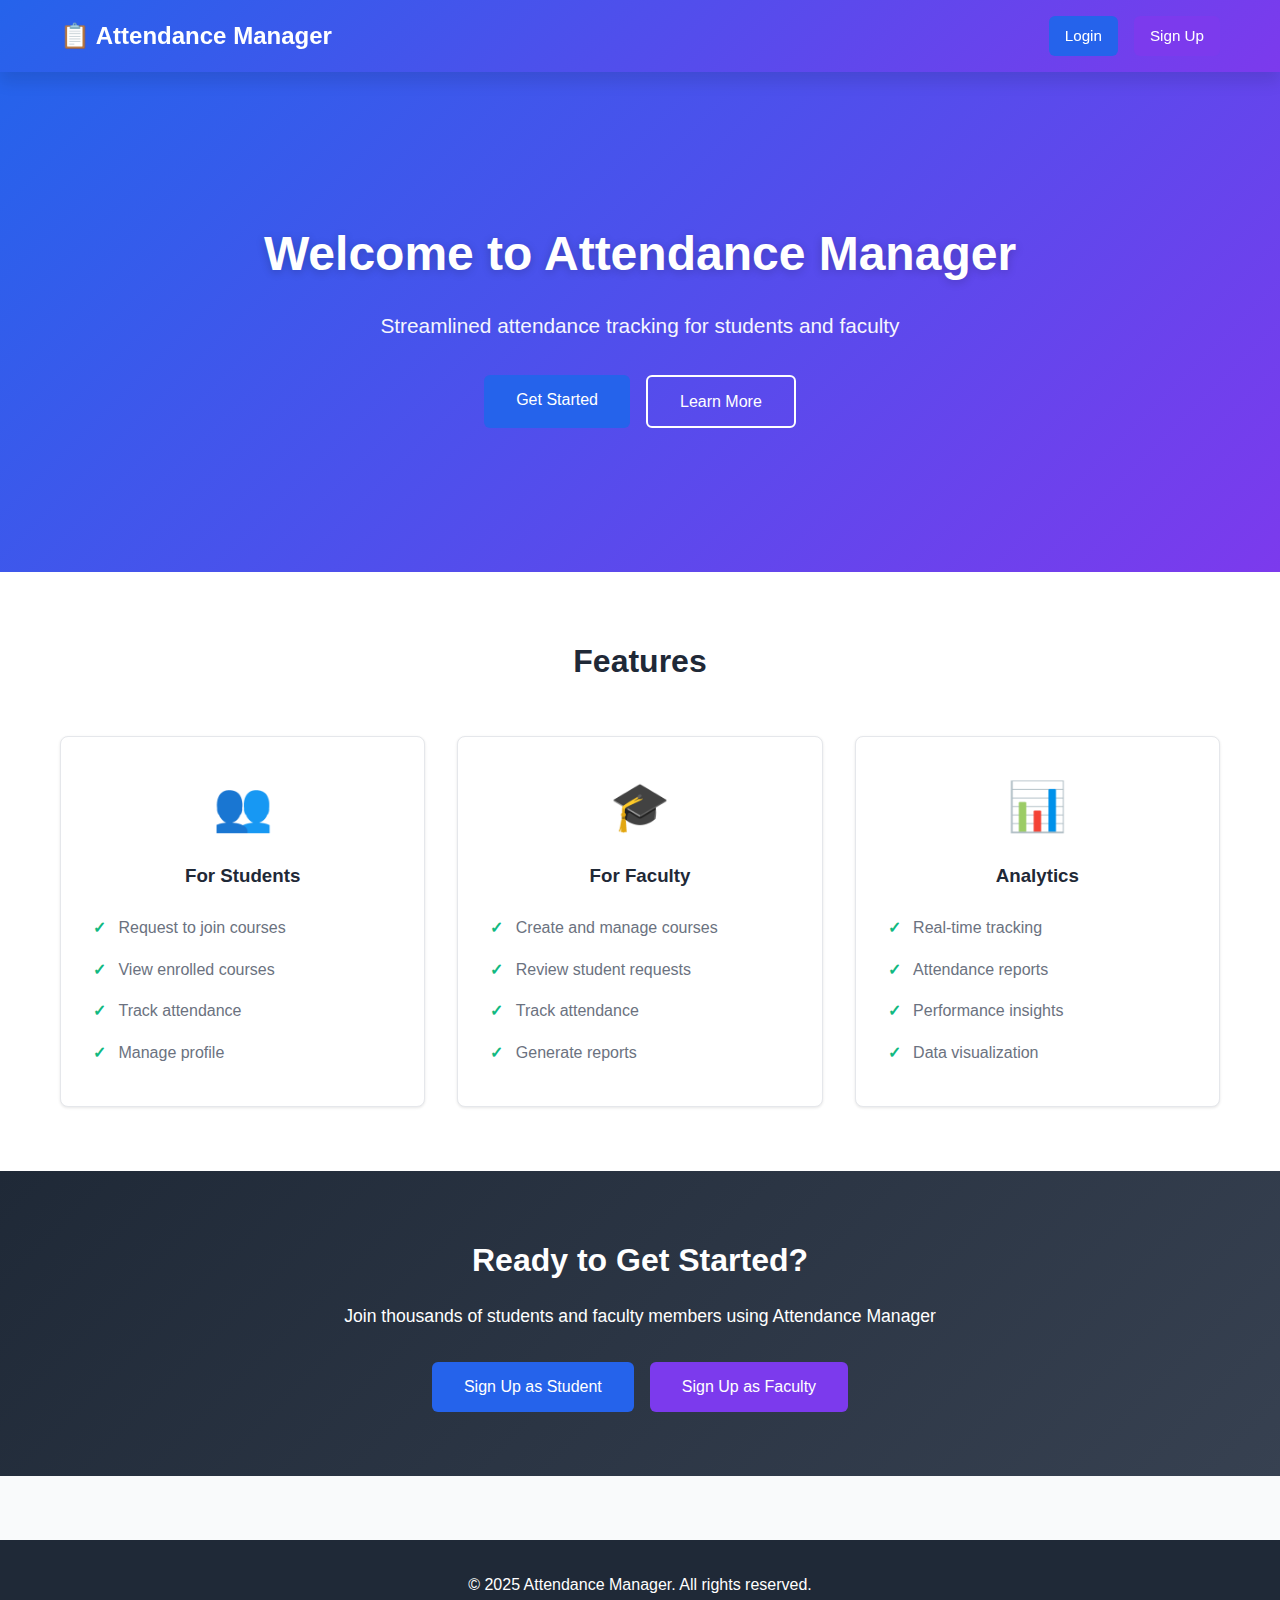
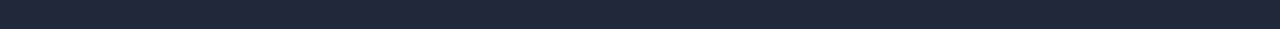
<file: public_html/index.html>
<!DOCTYPE html>
<html lang="en">
<head>
    <meta charset="UTF-8">
    <meta name="viewport" content="width=device-width, initial-scale=1.0">
    <title>Attendance Manager - Home</title>
    <link rel="stylesheet" href="css/style.css">
</head>
<body>
    <nav class="navbar">
        <div class="container">
            <div class="navbar-brand">
                <h1>📋 Attendance Manager</h1>
            </div>
            <div class="navbar-menu">
                <a href="login.html" class="btn btn-primary">Login</a>
                <a href="signup.html" class="btn btn-secondary">Sign Up</a>
            </div>
        </div>
    </nav>

    <section class="hero">
        <div class="container hero-content">
            <h2>Welcome to Attendance Manager</h2>
            <p>Streamlined attendance tracking for students and faculty</p>
            <div class="hero-buttons">
                <a href="signup.html" class="btn btn-large btn-primary">Get Started</a>
                <a href="#features" class="btn btn-large btn-outline">Learn More</a>
            </div>
        </div>
    </section>

    <section id="features" class="features">
        <div class="container">
            <h2>Features</h2>
            <div class="feature-grid">
                <div class="feature-card">
                    <div class="feature-icon">👥</div>
                    <h3>For Students</h3>
                    <ul>
                        <li>Request to join courses</li>
                        <li>View enrolled courses</li>
                        <li>Track attendance</li>
                        <li>Manage profile</li>
                    </ul>
                </div>
                <div class="feature-card">
                    <div class="feature-icon">🎓</div>
                    <h3>For Faculty</h3>
                    <ul>
                        <li>Create and manage courses</li>
                        <li>Review student requests</li>
                        <li>Track attendance</li>
                        <li>Generate reports</li>
                    </ul>
                </div>
                <div class="feature-card">
                    <div class="feature-icon">📊</div>
                    <h3>Analytics</h3>
                    <ul>
                        <li>Real-time tracking</li>
                        <li>Attendance reports</li>
                        <li>Performance insights</li>
                        <li>Data visualization</li>
                    </ul>
                </div>
            </div>
        </div>
    </section>

    <section class="cta">
        <div class="container">
            <h2>Ready to Get Started?</h2>
            <p>Join thousands of students and faculty members using Attendance Manager</p>
            <div class="cta-buttons">
                <a href="signup.html?role=student" class="btn btn-large btn-primary">Sign Up as Student</a>
                <a href="signup.html?role=faculty" class="btn btn-large btn-secondary">Sign Up as Faculty</a>
            </div>
        </div>
    </section>

    <footer>
        <div class="container">
            <p>&copy; 2025 Attendance Manager. All rights reserved.</p>
        </div>
    </footer>

    <script src="js/app.js"></script>
</body>
</html>
</file>
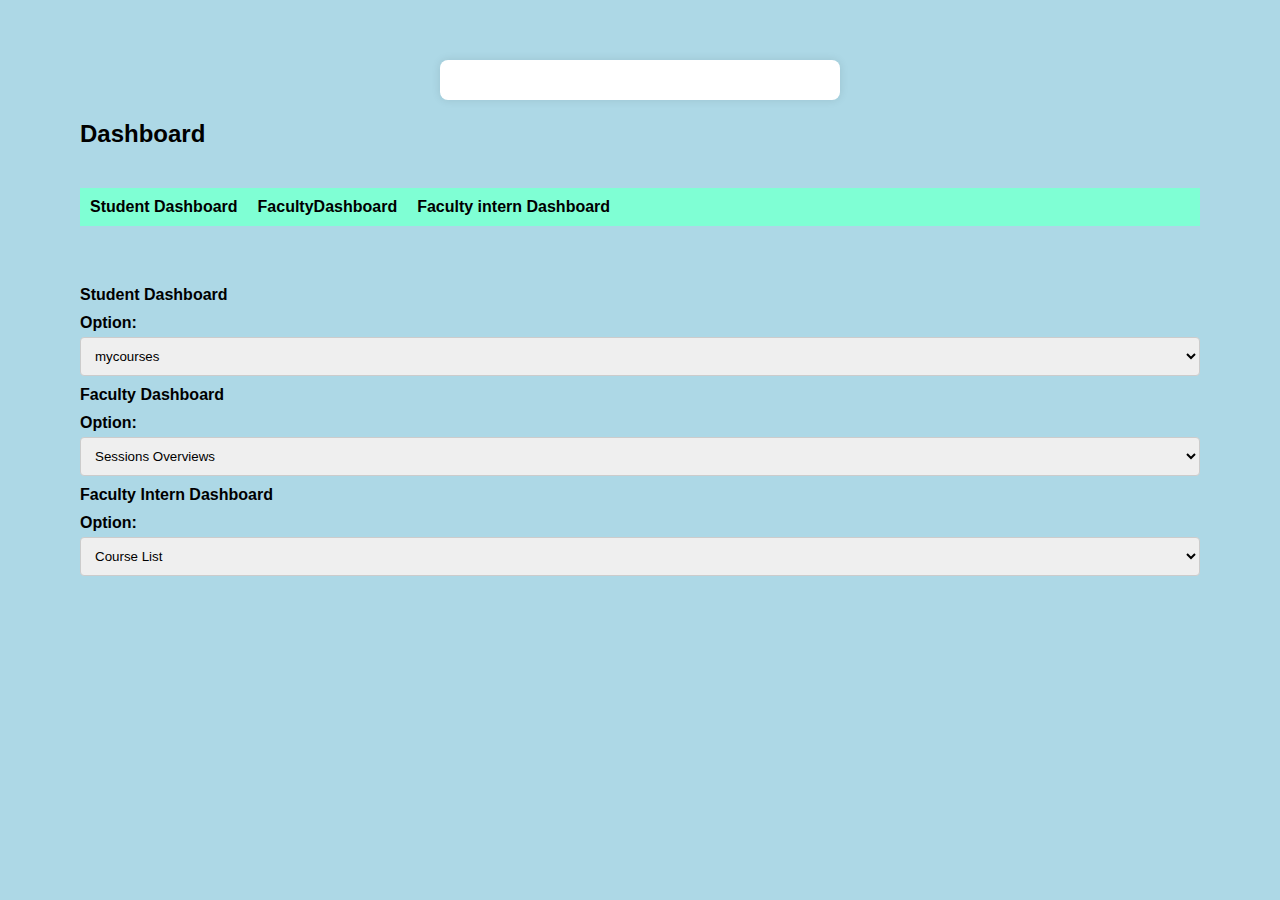
<file: Dashboard.html>
<!DOCTYPE html>
<html lang="en">
<head>
    <meta charset="UTF-8">
    <meta name="viewport" content="width=device-width, initial-scale=1.0">
    <title>Dashboard page</title>
    <link rel="stylesheet" href="Style.css">

</head>
<body>
    <div class='form-container'></div>
    <header>
        <h2>Dashboard</h2>
    </header>
    <nav>
        <ul>
    </session>
            <li><a href= '#student'> Student Dashboard</a></li>
             <li><a href= '#faculty'> FacultyDashboard</a></li>
              <li><a href= '#faculty intern'> Faculty intern Dashboard</a></li>
        </ul>
    </nav>
    <main>
        <section id= 'student'>

        </section>
        <label for= 'student dashboard'>Student Dashboard</label>
        <form action = '#' method = 'post'>
           <label for = 'option'>Option:</label>
           <select id = 'option' name ='option' required>
                <option value = 'my courses'>mycourses</option>
                <option value = 'sessions scheduled'>Sessions Scheduled</option>
                <option value = 'grades'>Grades</option>
           </select>
        <session id= 'faculty'>
        </session>
        <label for= 'faculty dashboard'>Faculty Dashboard</label>
        <form action = '#' method = 'post'>
           <label for = 'option'>Option:</label>
           <select id = 'option' name ='option' required>
                <option value = 'sessions overviews'>Sessions Overviews</option>
                <option value = 'course management'>Course Management</option>
                <option value = 'attendance reports'>Attendance Reports</option>
           </select>
        <session id= 'faculty intern'>
        </session>
        <label for= 'faculty intern dashboard'>Faculty Intern Dashboard</label>
        <form action = '#' method = 'post'>
           <label for = 'option'>Option:</label>
           <select id = 'option' name ='option' required>
                <option value = 'course list'>Course List</option>
                <option value = 'sessions'>Sessions</option>
                <option value = 'reports'>Reports</option>
           </select>
    </main>
</body>
</html>
</file>
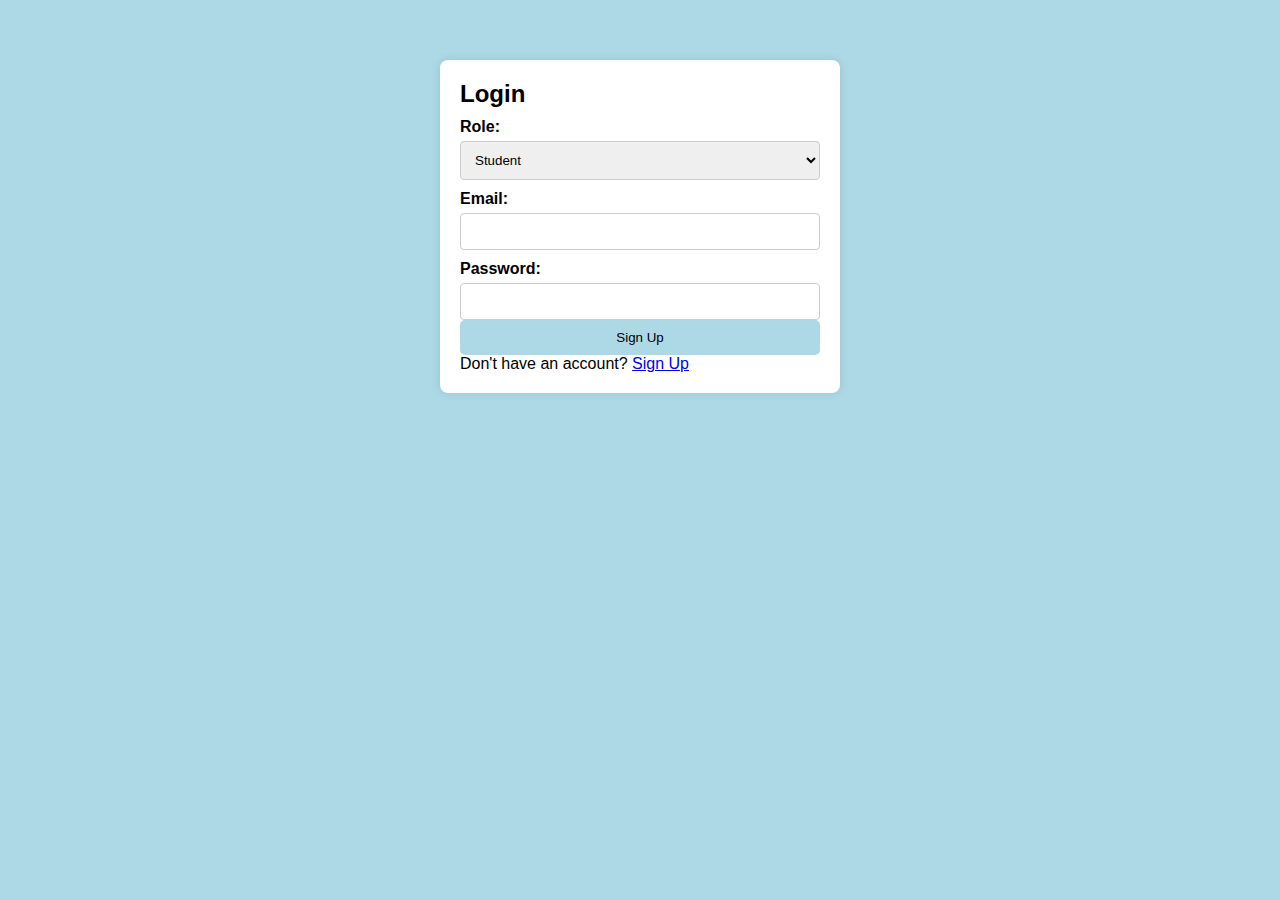
<file: Login.html>
<html lang "en">
<head>
    <meta charset="UTF-8">
    <meta name="viewport" content="width=device-width, initial-scale=1.0">
    <title>Login Page</title>
    <link rel="stylesheet" href="Style.css">
</head>
<body>
    <div class = "form-container">
        <h2>Login</h2>
        <form action = '#' method = 'post'>
           <label for = 'role'>Role:</label>
           <select id = 'role' name ='role' required>
                <option value = 'student'>Student</option>
                <option value = 'faculty'>Faculty</option>
                <option value = 'faculty intern'>Faculty Intern</option>option> </option>
           </select>
           <label for= 'email'>Email:</label>
           <input type= 'email' id = 'email' name = 'email' required> 
           <label for= 'password'>Password:</label>
           <input type= 'password' id = 'password' name = 'password' required> 
           <button type = 'submit' class = 'btn'>Sign Up </button>

        </form>
        <p>Don't have an account? <a href="Sign Up.html">Sign Up</a></p>

</body>

</html>
</file>
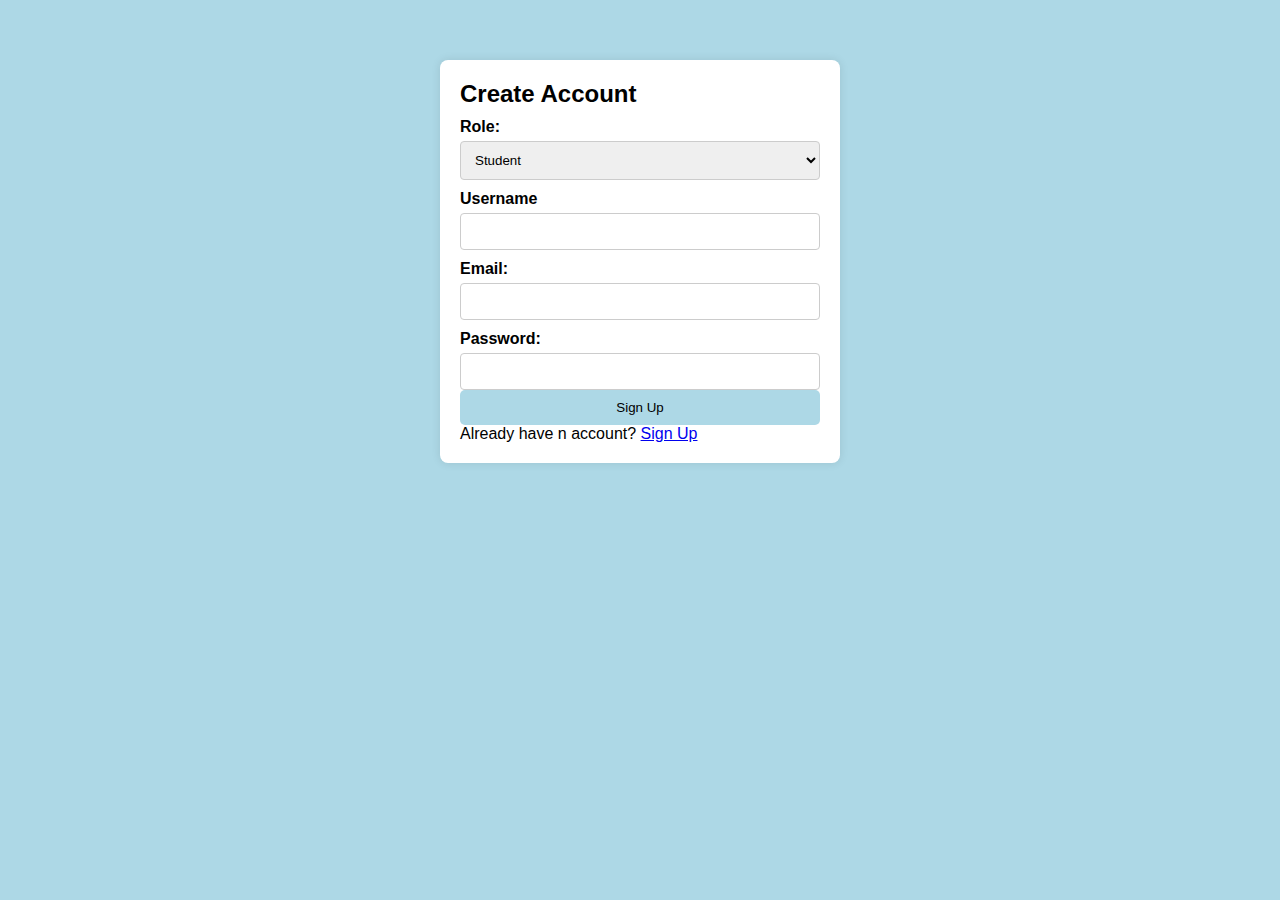
<file: Sign_UP.html>
<html lang "en">
<head>
    <meta charset="UTF-8">
    <meta name="viewport" content="width=device-width, initial-scale=1.0">
    <title>Sign Up Page</title>
    <link rel="stylesheet" href="Style.css">
</head>
<body>
    <div class = "form-container">
        <h2>Create Account</h2>
        <form action = '#' method = 'post'>
           <label for = 'role'>Role:</label>
           <select id = 'role' name ='role' required>
                <option value = 'student'>Student</option>
                <option value = 'faculty'>Faculty</option>
                <option value = 'faculty intern'>Faculty Intern</option>
           </select>
           <label for='username'>Username</label>
           <input type= 'text' id= 'username' name= 'username' required>
           <label for= 'email'>Email:</label>
           <input type= 'email' id = 'email' name = 'email' required> 
           <label for= 'password'>Password:</label>
           <input type= 'password' id = 'password' name = 'password' required> 
           <button type = 'submit' class = 'btn'>Sign Up </button>

        </form>
        <p>Already have n account? <a href="Login.html">Sign Up</a></p>

</body>
</html>
</file>
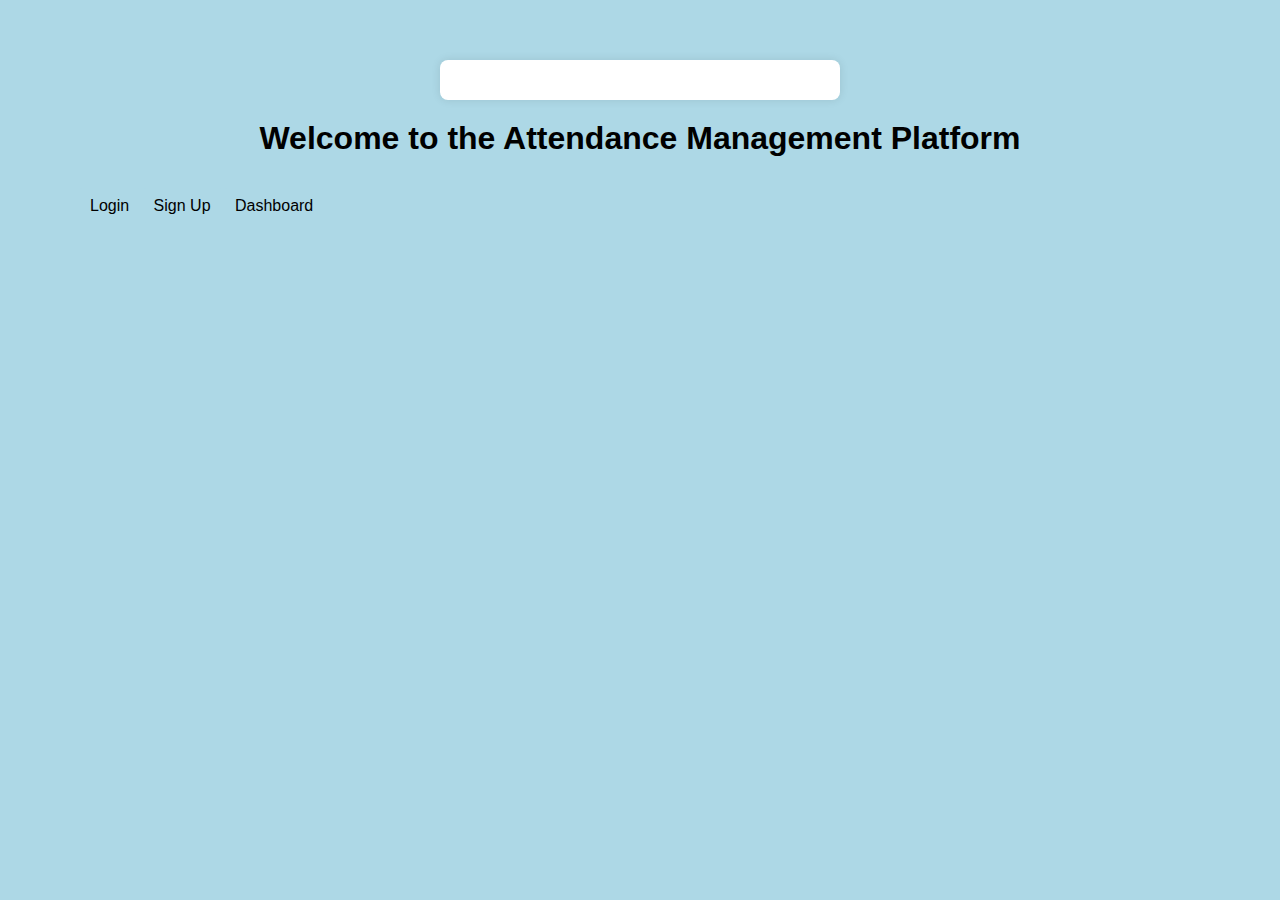
<file: Welcome_page.html>
<!DOCTYPE html>
<html lang="en">
<head>
    <meta charset="UTF-8">
    <meta name="viewport" content="width=device-width, initial-scale=1.0">
    <title>Welcome page</title>
    <link rel="stylesheet" href="Style.css">
</head>
<body>
    <div class='form-container'></div>
    <header>
        <h1> Welcome to the Attendance Management Platform</h1>
    </header>
</body>
    <main class='center_box'>
        <a href= 'Login.html' class= 'btn'>Login</a>
        <a href= 'Sign_Up.html' class= 'btn'>Sign Up</a>
        <a href= 'Dashboard.html' class= 'btn'>Dashboard</a>
    </main>

</html>
</file>
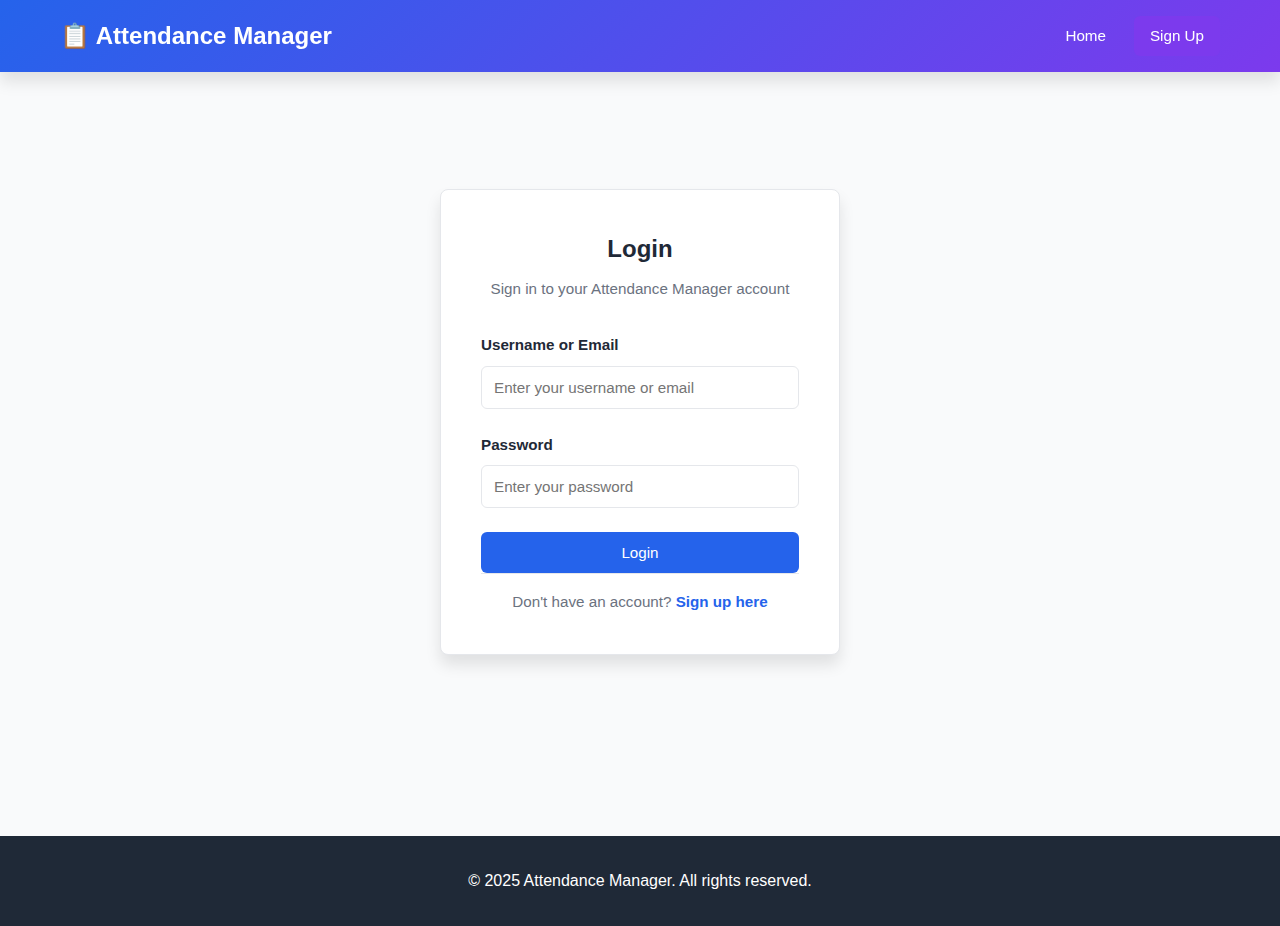
<file: public_html/dashboard.html>
<!DOCTYPE html>
<html lang="en">
<head>
    <meta charset="UTF-8">
    <meta name="viewport" content="width=device-width, initial-scale=1.0">
    <title>Dashboard - Attendance Manager</title>
    <link rel="stylesheet" href="css/style.css">
</head>
<body>
    <nav class="navbar">
        <div class="container navbar-flex">
            <div class="navbar-brand">
                <h1>📋 Attendance Manager</h1>
            </div>
            <div class="navbar-menu">
                <span id="userInfo" class="user-info">
                    Welcome, <strong id="userName"></strong> (<span id="userRole"></span>)
                </span>
                <button id="logoutBtn" class="btn btn-danger">Logout</button>
            </div>
        </div>
    </nav>

    <div class="dashboard-wrapper">
        <aside class="sidebar">
            <div class="sidebar-menu">
                <a href="#" class="menu-item active" data-view="dashboard">
                    <span class="menu-icon">📊</span>
                    <span class="menu-text">Dashboard</span>
                </a>
                <a href="#" class="menu-item" data-view="courses">
                    <span class="menu-icon">📚</span>
                    <span class="menu-text">Courses</span>
                </a>
                <a href="#" class="menu-item" id="requestsMenu" style="display: none;">
                    <span class="menu-icon">📝</span>
                    <span class="menu-text">Requests</span>
                </a>
                <a href="#" class="menu-item" id="createCourseMenu" style="display: none;">
                    <span class="menu-icon">➕</span>
                    <span class="menu-text">Create Course</span>
                </a>
                <a href="#" class="menu-item" data-view="profile">
                    <span class="menu-icon">👤</span>
                    <span class="menu-text">Profile</span>
                </a>
            </div>
        </aside>

        <main class="dashboard-content">
            <!-- Dashboard View -->
            <section id="view-dashboard" class="view active">
                <h2>Dashboard</h2>
                <div class="dashboard-grid">
                    <div class="stats-card">
                        <div class="stats-icon">📚</div>
                        <div class="stats-info">
                            <p class="stats-label">Courses</p>
                            <p class="stats-value" id="coursesCount">0</p>
                        </div>
                    </div>
                    <div class="stats-card">
                        <div class="stats-icon">✅</div>
                        <div class="stats-info">
                            <p class="stats-label">Attendance</p>
                            <p class="stats-value" id="attendanceRate">--</p>
                        </div>
                    </div>
                    <div class="stats-card">
                        <div class="stats-icon">📝</div>
                        <div class="stats-info">
                            <p class="stats-label">Pending Requests</p>
                            <p class="stats-value" id="pendingRequests">0</p>
                        </div>
                    </div>
                </div>

                <div id="dashboardStudentInfo" style="display: none;" class="info-section">
                    <h3>Your Courses</h3>
                    <div id="dashboardCourses" class="courses-list">
                        <p class="empty-state">No courses yet. <a href="#" class="menu-item" data-view="courses">Browse courses</a></p>
                    </div>
                </div>

                <div id="dashboardFacultyInfo" style="display: none;" class="info-section">
                    <h3>Your Courses</h3>
                    <div id="dashboardFacultyCourses" class="courses-list">
                        <p class="empty-state">You haven't created any courses yet. <a href="#" class="menu-item" data-view="createCourse">Create a course</a></p>
                    </div>
                </div>
            </section>

            <!-- Courses View -->
            <section id="view-courses" class="view">
                <h2>Courses</h2>

                <!-- Faculty: Create Course Form -->
                <div id="facultyCreateForm" style="display: none;" class="card form-section">
                    <h3>Create New Course</h3>
                    <form id="createCourseForm" class="form">
                        <div class="form-row">
                            <div class="form-group">
                                <label for="courseCode">Course Code</label>
                                <input 
                                    type="text" 
                                    id="courseCode" 
                                    placeholder="e.g., CS101"
                                    required
                                >
                                <span class="error-message" id="courseCodeError"></span>
                            </div>
                            <div class="form-group">
                                <label for="courseTitle">Course Title</label>
                                <input 
                                    type="text" 
                                    id="courseTitle" 
                                    placeholder="e.g., Introduction to Computer Science"
                                    required
                                >
                                <span class="error-message" id="courseTitleError"></span>
                            </div>
                        </div>
                        <button type="submit" class="btn btn-primary">Create Course</button>
                        <div id="createCourseMessage" class="message"></div>
                    </form>
                </div>

                <!-- Courses List -->
                <div class="card">
                    <h3 id="coursesListTitle">Available Courses</h3>
                    <div id="coursesList" class="courses-list">
                        <p class="empty-state">Loading courses...</p>
                    </div>
                </div>
            </section>

            <!-- Requests View (Faculty Only) -->
            <section id="view-requests" class="view">
                <h2>Course Requests</h2>
                <div id="requestsList" class="requests-list">
                    <p class="empty-state">Loading requests...</p>
                </div>
            </section>

            <!-- Create Course View (Faculty Only) -->
            <section id="view-createCourse" class="view">
                <h2>Create New Course</h2>
                <div class="card">
                    <form id="createCourseForm2" class="form">
                        <div class="form-group">
                            <label for="courseCode2">Course Code</label>
                            <input 
                                type="text" 
                                id="courseCode2" 
                                placeholder="e.g., CS101"
                                required
                            >
                            <span class="error-message" id="courseCodeError2"></span>
                        </div>

                        <div class="form-group">
                            <label for="courseTitle2">Course Title</label>
                            <input 
                                type="text" 
                                id="courseTitle2" 
                                placeholder="e.g., Introduction to Computer Science"
                                required
                            >
                            <span class="error-message" id="courseTitleError2"></span>
                        </div>

                        <div id="createCourseMessage2" class="message"></div>
                        <button type="submit" class="btn btn-primary">Create Course</button>
                    </form>
                </div>
            </section>

            <!-- Profile View -->
            <section id="view-profile" class="view">
                <h2>Profile</h2>
                <div class="card">
                    <div class="profile-info">
                        <div class="profile-field">
                            <label>Username:</label>
                            <p id="profileUsername">-</p>
                        </div>
                        <div class="profile-field">
                            <label>Role:</label>
                            <p id="profileRole">-</p>
                        </div>
                        <div class="profile-field">
                            <label>User ID:</label>
                            <p id="profileUserId">-</p>
                        </div>
                    </div>
                    <button id="logoutBtnProfile" class="btn btn-danger">Logout</button>
                </div>
            </section>
        </main>
    </div>

    <!-- Modal for course details -->
    <div id="courseModal" class="modal">
        <div class="modal-content">
            <span class="modal-close">&times;</span>
            <h2 id="modalCourseTitle">Course Details</h2>
            <div id="modalCourseDetails">
                <p><strong>Code:</strong> <span id="modalCourseCode">-</span></p>
                <p><strong>Title:</strong> <span id="modalCourseTitle2">-</span></p>
                <p><strong>Faculty:</strong> <span id="modalCourseFaculty">-</span></p>
                <p><strong>Status:</strong> <span id="modalCourseStatus">-</span></p>
            </div>
            <div id="modalCourseActions" class="modal-actions">
                <button id="requestJoinBtn" class="btn btn-primary" style="display: none;">Request to Join</button>
                <button id="viewRequestsBtn" class="btn btn-secondary" style="display: none;">View Requests</button>
            </div>
        </div>
    </div>

    <!-- Modal for request management (Faculty) -->
    <div id="requestsModal" class="modal">
        <div class="modal-content">
            <span class="modal-close">&times;</span>
            <h2>Student Requests</h2>
            <div id="modalRequestsList" class="requests-list">
                <p class="empty-state">No requests.</p>
            </div>
        </div>
    </div>

    <footer>
        <div class="container">
            <p>&copy; 2025 Attendance Manager. All rights reserved.</p>
        </div>
    </footer>

    <script src="js/app.js"></script>
    <script src="js/course.js"></script>
</body>
</html>
</file>
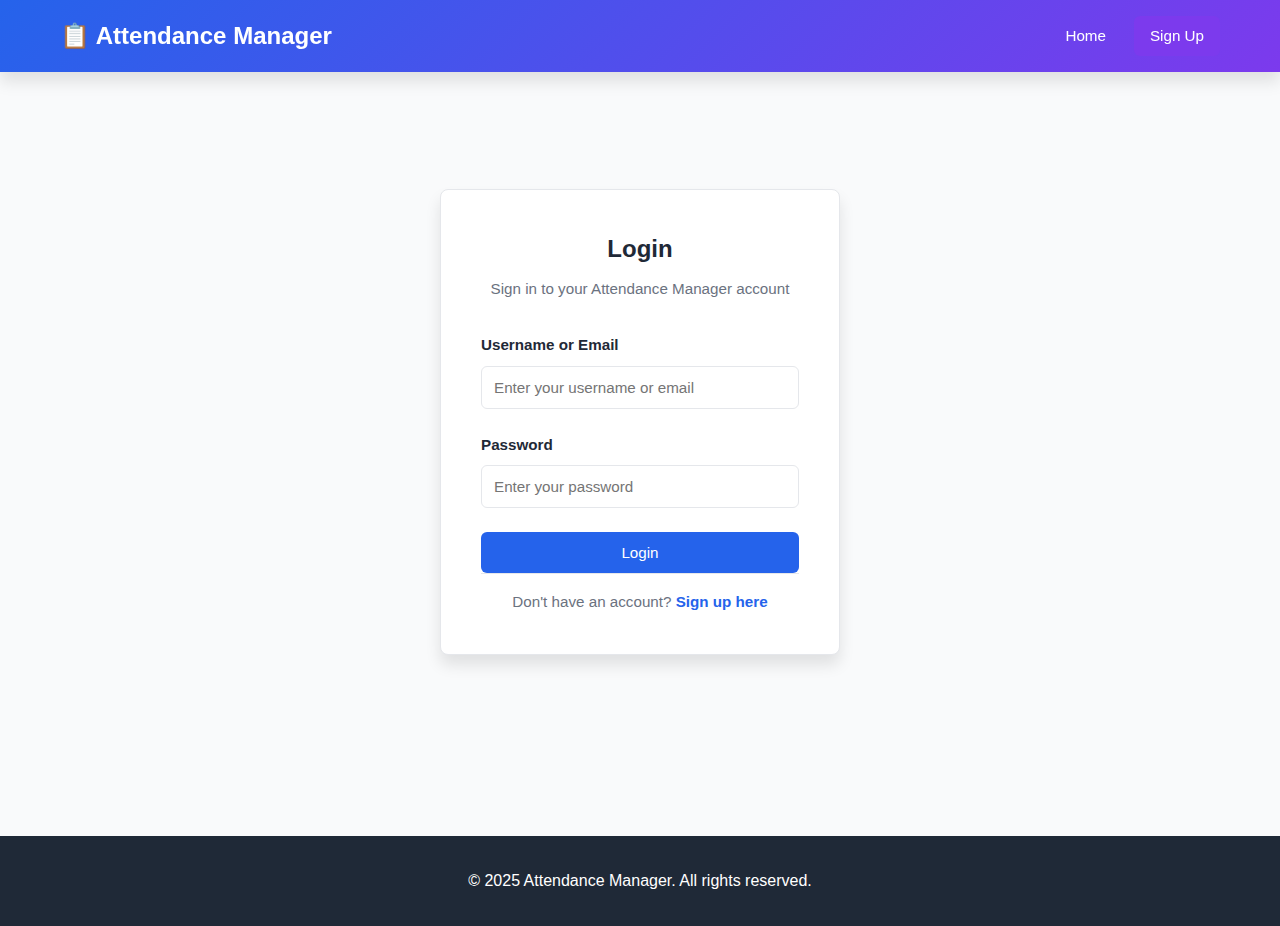
<file: public_html/login.html>
<!DOCTYPE html>
<html lang="en">
<head>
    <meta charset="UTF-8">
    <meta name="viewport" content="width=device-width, initial-scale=1.0">
    <title>Login - Attendance Manager</title>
    <link rel="stylesheet" href="css/style.css">
</head>
<body>
    <nav class="navbar">
        <div class="container">
            <div class="navbar-brand">
                <h1>📋 Attendance Manager</h1>
            </div>
            <div class="navbar-menu">
                <a href="index.html" class="btn btn-text">Home</a>
                <a href="signup.html" class="btn btn-secondary">Sign Up</a>
            </div>
        </div>
    </nav>

    <section class="auth-section">
        <div class="auth-container">
            <h2>Login</h2>
            <p class="subtitle">Sign in to your Attendance Manager account</p>

            <form id="loginForm" class="auth-form">
                <div class="form-group">
                    <label for="username">Username or Email</label>
                    <input 
                        type="text" 
                        id="username" 
                        name="username" 
                        placeholder="Enter your username or email"
                        required
                    >
                    <span class="error-message" id="usernameError"></span>
                </div>

                <div class="form-group">
                    <label for="password">Password</label>
                    <input 
                        type="password" 
                        id="password" 
                        name="password" 
                        placeholder="Enter your password"
                        required
                    >
                    <span class="error-message" id="passwordError"></span>
                </div>

                <div id="loginError" class="error-message form-error"></div>
                <div id="loginSuccess" class="success-message form-success"></div>

                <button type="submit" class="btn btn-primary btn-block btn-loading">
                    <span class="btn-text">Login</span>
                    <span class="btn-spinner" style="display: none;"></span>
                </button>
            </form>

            <div class="auth-footer">
                <p>Don't have an account? <a href="signup.html">Sign up here</a></p>
            </div>
        </div>
    </section>

    <footer>
        <div class="container">
            <p>&copy; 2025 Attendance Manager. All rights reserved.</p>
        </div>
    </footer>

    <script src="js/app.js"></script>
    <script src="js/login.js"></script>
</body>
</html>
</file>
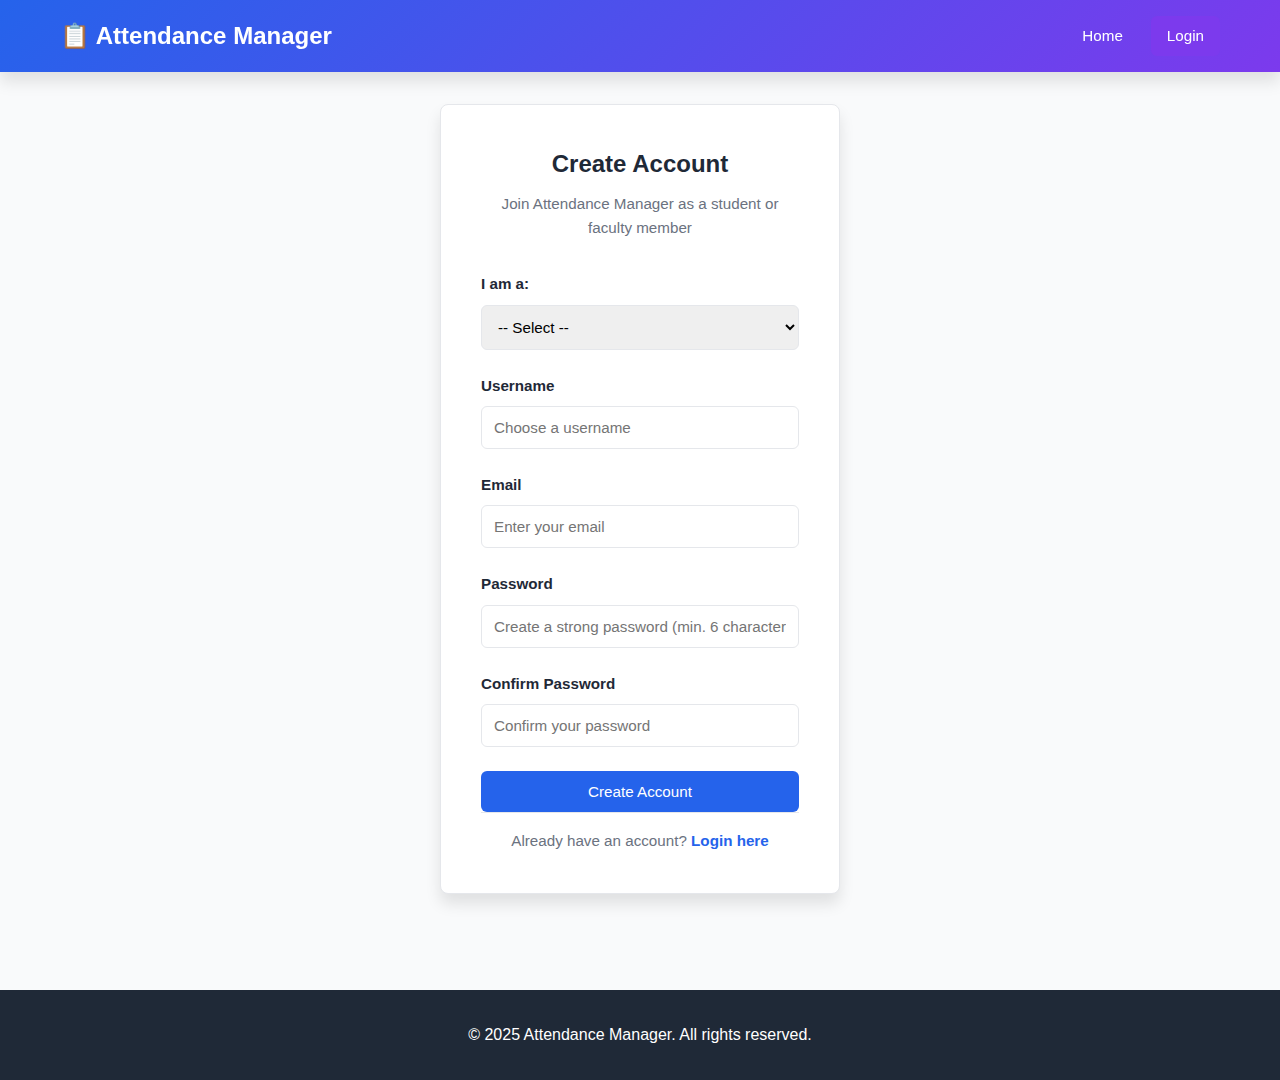
<file: public_html/signup.html>
<!DOCTYPE html>
<html lang="en">
<head>
    <meta charset="UTF-8">
    <meta name="viewport" content="width=device-width, initial-scale=1.0">
    <title>Sign Up - Attendance Manager</title>
    <link rel="stylesheet" href="css/style.css">
</head>
<body>
    <nav class="navbar">
        <div class="container">
            <div class="navbar-brand">
                <h1>📋 Attendance Manager</h1>
            </div>
            <div class="navbar-menu">
                <a href="index.html" class="btn btn-text">Home</a>
                <a href="login.html" class="btn btn-secondary">Login</a>
            </div>
        </div>
    </nav>

    <section class="auth-section">
        <div class="auth-container">
            <h2>Create Account</h2>
            <p class="subtitle">Join Attendance Manager as a student or faculty member</p>

            <form id="signupForm" class="auth-form">
                <div class="form-group">
                    <label for="role">I am a:</label>
                    <select id="role" name="role" required>
                        <option value="">-- Select --</option>
                        <option value="student">Student</option>
                        <option value="faculty">Faculty Member</option>
                    </select>
                    <span class="error-message" id="roleError"></span>
                </div>

                <div class="form-group">
                    <label for="username">Username</label>
                    <input 
                        type="text" 
                        id="username" 
                        name="username" 
                        placeholder="Choose a username"
                        required
                    >
                    <span class="error-message" id="usernameError"></span>
                </div>

                <div class="form-group">
                    <label for="email">Email</label>
                    <input 
                        type="email" 
                        id="email" 
                        name="email" 
                        placeholder="Enter your email"
                        required
                    >
                    <span class="error-message" id="emailError"></span>
                </div>

                <div class="form-group">
                    <label for="password">Password</label>
                    <input 
                        type="password" 
                        id="password" 
                        name="password" 
                        placeholder="Create a strong password (min. 6 characters)"
                        required
                        minlength="6"
                    >
                    <span class="error-message" id="passwordError"></span>
                </div>

                <div class="form-group">
                    <label for="confirmPassword">Confirm Password</label>
                    <input 
                        type="password" 
                        id="confirmPassword" 
                        name="confirmPassword" 
                        placeholder="Confirm your password"
                        required
                    >
                    <span class="error-message" id="confirmPasswordError"></span>
                </div>

                <div id="signupError" class="error-message form-error"></div>
                <div id="signupSuccess" class="success-message form-success"></div>

                <button type="submit" class="btn btn-primary btn-block btn-loading">
                    <span class="btn-text">Create Account</span>
                    <span class="btn-spinner" style="display: none;"></span>
                </button>
            </form>

            <div class="auth-footer">
                <p>Already have an account? <a href="login.html">Login here</a></p>
            </div>
        </div>
    </section>

    <footer>
        <div class="container">
            <p>&copy; 2025 Attendance Manager. All rights reserved.</p>
        </div>
    </footer>

    <script src="js/app.js"></script>
    <script src="js/signup.js"></script>
</body>
</html>
</file>
<file: public_html/css/style.css>
/* ==========================================
   Global Styles
   ========================================== */

* {
    margin: 0;
    padding: 0;
    box-sizing: border-box;
}

:root {
    --primary-color: #2563eb;
    --secondary-color: #7c3aed;
    --success-color: #10b981;
    --danger-color: #ef4444;
    --warning-color: #f59e0b;
    --dark: #1f2937;
    --light: #f3f4f6;
    --border: #e5e7eb;
    --text: #374151;
    --text-light: #6b7280;
    --shadow: 0 1px 3px rgba(0, 0, 0, 0.1);
    --shadow-lg: 0 10px 15px rgba(0, 0, 0, 0.1);
}

html {
    scroll-behavior: smooth;
}

body {
    font-family: -apple-system, BlinkMacSystemFont, 'Segoe UI', Roboto, Oxygen, Ubuntu, Cantarell, sans-serif;
    background-color: #f9fafb;
    color: var(--text);
    line-height: 1.6;
}

.container {
    max-width: 1200px;
    margin: 0 auto;
    padding: 0 20px;
}

/* ==========================================
   Navigation
   ========================================== */

.navbar {
    background: linear-gradient(135deg, var(--primary-color), var(--secondary-color));
    color: white;
    padding: 1rem 0;
    box-shadow: var(--shadow-lg);
    position: sticky;
    top: 0;
    z-index: 100;
}

.navbar .container {
    display: flex;
    justify-content: space-between;
    align-items: center;
}

.navbar-flex {
    display: flex;
    justify-content: space-between;
    align-items: center;
}

.navbar-brand h1 {
    font-size: 1.5rem;
    font-weight: 700;
}

.navbar-menu {
    display: flex;
    gap: 1rem;
    align-items: center;
}

.user-info {
    color: rgba(255, 255, 255, 0.9);
    font-size: 0.9rem;
}

/* ==========================================
   Buttons
   ========================================== */

.btn {
    display: inline-block;
    padding: 0.5rem 1rem;
    border-radius: 0.375rem;
    font-size: 0.95rem;
    font-weight: 500;
    cursor: pointer;
    border: none;
    transition: all 0.3s ease;
    text-decoration: none;
    text-align: center;
    font-family: inherit;
}

.btn:hover {
    transform: translateY(-2px);
    box-shadow: var(--shadow-lg);
}

.btn-primary {
    background-color: var(--primary-color);
    color: white;
}

.btn-primary:hover {
    background-color: #1d4ed8;
}

.btn-secondary {
    background-color: var(--secondary-color);
    color: white;
}

.btn-secondary:hover {
    background-color: #6d28d9;
}

.btn-outline {
    background-color: transparent;
    border: 2px solid white;
    color: white;
}

.btn-outline:hover {
    background-color: rgba(255, 255, 255, 0.1);
}

.btn-text {
    background-color: transparent;
    color: white;
    padding: 0.5rem 0.75rem;
}

.btn-text:hover {
    background-color: rgba(255, 255, 255, 0.1);
}

.btn-danger {
    background-color: var(--danger-color);
    color: white;
}

.btn-danger:hover {
    background-color: #dc2626;
}

.btn-success {
    background-color: var(--success-color);
    color: white;
}

.btn-success:hover {
    background-color: #059669;
}

.btn-large {
    padding: 0.75rem 2rem;
    font-size: 1rem;
}

.btn-block {
    display: block;
    width: 100%;
    padding: 0.75rem 1rem;
}

.btn-loading {
    position: relative;
}

.btn-loading:disabled {
    opacity: 0.6;
    cursor: not-allowed;
}

.btn-spinner {
    display: inline-block;
    width: 1rem;
    height: 1rem;
    border: 2px solid rgba(255, 255, 255, 0.3);
    border-top-color: white;
    border-radius: 50%;
    animation: spin 0.8s linear infinite;
    margin-left: 0.5rem;
    vertical-align: middle;
}

@keyframes spin {
    to { transform: rotate(360deg); }
}

/* ==========================================
   Hero Section
   ========================================== */

.hero {
    background: linear-gradient(135deg, var(--primary-color), var(--secondary-color));
    color: white;
    padding: 6rem 0;
    text-align: center;
    min-height: 500px;
    display: flex;
    align-items: center;
    justify-content: center;
}

.hero-content h2 {
    font-size: 3rem;
    margin-bottom: 1rem;
    text-shadow: 0 2px 10px rgba(0, 0, 0, 0.2);
}

.hero-content p {
    font-size: 1.3rem;
    margin-bottom: 2rem;
    opacity: 0.95;
}

.hero-buttons {
    display: flex;
    gap: 1rem;
    justify-content: center;
    flex-wrap: wrap;
}

/* ==========================================
   Features Section
   ========================================== */

.features {
    padding: 4rem 0;
    background-color: white;
}

.features h2 {
    text-align: center;
    font-size: 2rem;
    margin-bottom: 3rem;
    color: var(--dark);
}

.feature-grid {
    display: grid;
    grid-template-columns: repeat(auto-fit, minmax(300px, 1fr));
    gap: 2rem;
}

.feature-card {
    background: white;
    border: 1px solid var(--border);
    border-radius: 0.5rem;
    padding: 2rem;
    text-align: center;
    transition: all 0.3s ease;
    box-shadow: var(--shadow);
}

.feature-card:hover {
    transform: translateY(-10px);
    box-shadow: var(--shadow-lg);
    border-color: var(--primary-color);
}

.feature-icon {
    font-size: 3rem;
    margin-bottom: 1rem;
}

.feature-card h3 {
    color: var(--dark);
    margin-bottom: 1rem;
}

.feature-card ul {
    list-style: none;
    text-align: left;
}

.feature-card li {
    padding: 0.5rem 0;
    color: var(--text-light);
}

.feature-card li:before {
    content: "✓ ";
    color: var(--success-color);
    font-weight: bold;
    margin-right: 0.5rem;
}

/* ==========================================
   CTA Section
   ========================================== */

.cta {
    background: linear-gradient(135deg, var(--dark), #374151);
    color: white;
    padding: 4rem 0;
    text-align: center;
}

.cta h2 {
    font-size: 2rem;
    margin-bottom: 1rem;
}

.cta p {
    margin-bottom: 2rem;
    font-size: 1.1rem;
}

.cta-buttons {
    display: flex;
    gap: 1rem;
    justify-content: center;
    flex-wrap: wrap;
}

/* ==========================================
   Auth Section
   ========================================== */

.auth-section {
    display: flex;
    align-items: center;
    justify-content: center;
    min-height: calc(100vh - 200px);
    padding: 2rem 0;
}

.auth-container {
    background: white;
    border-radius: 0.5rem;
    box-shadow: var(--shadow-lg);
    padding: 2.5rem;
    width: 100%;
    max-width: 400px;
    border: 1px solid var(--border);
}

.auth-container h2 {
    text-align: center;
    margin-bottom: 0.5rem;
    color: var(--dark);
}

.subtitle {
    text-align: center;
    color: var(--text-light);
    margin-bottom: 2rem;
    font-size: 0.95rem;
}

.auth-form {
    display: flex;
    flex-direction: column;
    gap: 1.5rem;
}

/* ==========================================
   Form Styles
   ========================================== */

.form-group {
    display: flex;
    flex-direction: column;
    gap: 0.5rem;
}

.form-group label {
    font-weight: 600;
    color: var(--dark);
    font-size: 0.95rem;
}

.form-group input,
.form-group select,
.form-group textarea {
    padding: 0.75rem;
    border: 1px solid var(--border);
    border-radius: 0.375rem;
    font-size: 0.95rem;
    font-family: inherit;
    transition: all 0.2s ease;
}

.form-group input:focus,
.form-group select:focus,
.form-group textarea:focus {
    outline: none;
    border-color: var(--primary-color);
    box-shadow: 0 0 0 3px rgba(37, 99, 235, 0.1);
}

.error-message {
    color: var(--danger-color);
    font-size: 0.8rem;
    display: none;
}

.error-message.show {
    display: block;
}

.form-error {
    display: none;
    padding: 0.75rem;
    background-color: #fee2e2;
    border: 1px solid #fecaca;
    color: #991b1b;
    border-radius: 0.375rem;
    text-align: center;
}

.form-error.show {
    display: block;
}

.form-success {
    display: none;
    padding: 0.75rem;
    background-color: #dcfce7;
    border: 1px solid #bbf7d0;
    color: #166534;
    border-radius: 0.375rem;
    text-align: center;
}

.form-success.show {
    display: block;
}

.auth-footer {
    text-align: center;
    padding-top: 1rem;
    border-top: 1px solid var(--border);
}

.auth-footer p {
    color: var(--text-light);
    font-size: 0.95rem;
}

.auth-footer a {
    color: var(--primary-color);
    font-weight: 600;
    text-decoration: none;
}

.auth-footer a:hover {
    text-decoration: underline;
}

/* ==========================================
   Dashboard Layout
   ========================================== */

.dashboard-wrapper {
    display: grid;
    grid-template-columns: 250px 1fr;
    gap: 0;
    min-height: calc(100vh - 100px);
}

.sidebar {
    background: var(--dark);
    color: white;
    padding: 1.5rem 0;
    position: sticky;
    top: 100px;
    height: calc(100vh - 100px);
    overflow-y: auto;
}

.sidebar-menu {
    display: flex;
    flex-direction: column;
    gap: 0;
}

.menu-item {
    display: flex;
    align-items: center;
    gap: 1rem;
    padding: 1rem 1.5rem;
    color: rgba(255, 255, 255, 0.7);
    text-decoration: none;
    transition: all 0.2s ease;
    border-left: 3px solid transparent;
}

.menu-item:hover {
    background-color: rgba(255, 255, 255, 0.1);
    color: white;
}

.menu-item.active {
    background-color: var(--primary-color);
    color: white;
    border-left-color: var(--primary-color);
}

.menu-icon {
    font-size: 1.3rem;
}

.menu-text {
    font-weight: 500;
}

.dashboard-content {
    padding: 2rem;
    background-color: #f9fafb;
    overflow-y: auto;
}

/* ==========================================
   Dashboard Views
   ========================================== */

.view {
    display: none;
    animation: fadeIn 0.3s ease;
}

.view.active {
    display: block;
}

@keyframes fadeIn {
    from { opacity: 0; }
    to { opacity: 1; }
}

.dashboard-content h2 {
    color: var(--dark);
    margin-bottom: 2rem;
    font-size: 1.8rem;
}

/* ==========================================
   Dashboard Grid
   ========================================== */

.dashboard-grid {
    display: grid;
    grid-template-columns: repeat(auto-fit, minmax(250px, 1fr));
    gap: 1.5rem;
    margin-bottom: 2rem;
}

.stats-card {
    background: white;
    border-radius: 0.5rem;
    padding: 1.5rem;
    box-shadow: var(--shadow);
    border: 1px solid var(--border);
    display: flex;
    gap: 1rem;
    align-items: center;
    transition: all 0.3s ease;
}

.stats-card:hover {
    transform: translateY(-5px);
    box-shadow: var(--shadow-lg);
}

.stats-icon {
    font-size: 2rem;
    width: 60px;
    height: 60px;
    display: flex;
    align-items: center;
    justify-content: center;
    background-color: var(--light);
    border-radius: 0.5rem;
}

.stats-info {
    flex: 1;
}

.stats-label {
    color: var(--text-light);
    font-size: 0.9rem;
    margin-bottom: 0.3rem;
}

.stats-value {
    color: var(--dark);
    font-size: 2rem;
    font-weight: 700;
}

/* ==========================================
   Cards
   ========================================== */

.card {
    background: white;
    border-radius: 0.5rem;
    padding: 2rem;
    box-shadow: var(--shadow);
    border: 1px solid var(--border);
    margin-bottom: 1.5rem;
}

.card h3 {
    color: var(--dark);
    margin-bottom: 1.5rem;
    font-size: 1.3rem;
}

.form-section {
    background-color: #f3f4f6;
}

/* ==========================================
   Courses List
   ========================================== */

.courses-list {
    display: grid;
    grid-template-columns: repeat(auto-fill, minmax(300px, 1fr));
    gap: 1.5rem;
}

.course-card {
    background: white;
    border-radius: 0.5rem;
    padding: 1.5rem;
    border: 1px solid var(--border);
    cursor: pointer;
    transition: all 0.3s ease;
    box-shadow: var(--shadow);
}

.course-card:hover {
    transform: translateY(-5px);
    box-shadow: var(--shadow-lg);
    border-color: var(--primary-color);
}

.course-header {
    display: flex;
    justify-content: space-between;
    align-items: start;
    margin-bottom: 1rem;
}

.course-code {
    background-color: var(--primary-color);
    color: white;
    padding: 0.25rem 0.75rem;
    border-radius: 0.25rem;
    font-weight: 600;
    font-size: 0.85rem;
}

.course-status {
    font-size: 0.8rem;
    padding: 0.25rem 0.5rem;
    border-radius: 0.25rem;
    font-weight: 600;
}

.course-status.enrolled {
    background-color: #dcfce7;
    color: #166534;
}

.course-status.pending {
    background-color: #fef3c7;
    color: #92400e;
}

.course-status.available {
    background-color: #dbeafe;
    color: #0c4a6e;
}

.course-title {
    color: var(--dark);
    font-size: 1.1rem;
    font-weight: 600;
    margin-bottom: 0.5rem;
}

.course-faculty {
    color: var(--text-light);
    font-size: 0.9rem;
    margin-bottom: 1rem;
}

.course-actions {
    display: flex;
    gap: 0.5rem;
    flex-wrap: wrap;
}

.course-actions .btn {
    flex: 1;
    padding: 0.5rem;
    font-size: 0.85rem;
}

.empty-state {
    text-align: center;
    padding: 2rem;
    color: var(--text-light);
    grid-column: 1 / -1;
}

.empty-state a {
    color: var(--primary-color);
    cursor: pointer;
    font-weight: 600;
}

/* ==========================================
   Requests List
   ========================================== */

.requests-list {
    display: flex;
    flex-direction: column;
    gap: 1rem;
}

.request-item {
    background: white;
    border: 1px solid var(--border);
    border-radius: 0.5rem;
    padding: 1.5rem;
    display: flex;
    justify-content: space-between;
    align-items: center;
    box-shadow: var(--shadow);
}

.request-info h4 {
    color: var(--dark);
    margin-bottom: 0.5rem;
}

.request-info p {
    color: var(--text-light);
    font-size: 0.9rem;
}

.request-status {
    padding: 0.5rem 1rem;
    border-radius: 0.375rem;
    font-weight: 600;
    font-size: 0.9rem;
}

.request-status.pending {
    background-color: #fef3c7;
    color: #92400e;
}

.request-status.approved {
    background-color: #dcfce7;
    color: #166534;
}

.request-status.rejected {
    background-color: #fee2e2;
    color: #991b1b;
}

.request-actions {
    display: flex;
    gap: 0.5rem;
}

.request-actions .btn {
    padding: 0.5rem 1rem;
    font-size: 0.85rem;
}

/* ==========================================
   Forms
   ========================================== */

.form {
    display: flex;
    flex-direction: column;
    gap: 1.5rem;
}

.form-row {
    display: grid;
    grid-template-columns: repeat(auto-fit, minmax(250px, 1fr));
    gap: 1rem;
}

.message {
    padding: 0.75rem 1rem;
    border-radius: 0.375rem;
    text-align: center;
    display: none;
}

.message.show {
    display: block;
}

.message.success {
    background-color: #dcfce7;
    border: 1px solid #bbf7d0;
    color: #166534;
}

.message.error {
    background-color: #fee2e2;
    border: 1px solid #fecaca;
    color: #991b1b;
}

/* ==========================================
   Profile
   ========================================== */

.profile-info {
    display: flex;
    flex-direction: column;
    gap: 1.5rem;
    margin-bottom: 2rem;
}

.profile-field {
    padding: 1rem;
    background-color: var(--light);
    border-radius: 0.375rem;
}

.profile-field label {
    color: var(--text-light);
    font-weight: 600;
    font-size: 0.9rem;
    display: block;
    margin-bottom: 0.5rem;
}

.profile-field p {
    color: var(--dark);
    font-size: 1rem;
    font-weight: 500;
}

/* ==========================================
   Modal
   ========================================== */

.modal {
    display: none;
    position: fixed;
    z-index: 1000;
    left: 0;
    top: 0;
    width: 100%;
    height: 100%;
    background-color: rgba(0, 0, 0, 0.5);
    animation: fadeIn 0.3s ease;
}

.modal.show {
    display: flex;
    align-items: center;
    justify-content: center;
}

.modal-content {
    background-color: white;
    padding: 2rem;
    border-radius: 0.5rem;
    max-width: 600px;
    width: 90%;
    position: relative;
    box-shadow: var(--shadow-lg);
}

.modal-close {
    position: absolute;
    right: 1rem;
    top: 1rem;
    font-size: 1.5rem;
    font-weight: bold;
    cursor: pointer;
    color: var(--text-light);
    transition: color 0.2s ease;
}

.modal-close:hover {
    color: var(--dark);
}

.modal-content h2 {
    color: var(--dark);
    margin-bottom: 1.5rem;
}

.modal-actions {
    display: flex;
    gap: 1rem;
    margin-top: 1.5rem;
    flex-wrap: wrap;
}

.modal-actions .btn {
    flex: 1;
    min-width: 120px;
}

/* ==========================================
   Footer
   ========================================== */

footer {
    background-color: var(--dark);
    color: white;
    padding: 2rem 0;
    text-align: center;
    margin-top: 4rem;
}

/* ==========================================
   Responsive Design
   ========================================== */

@media (max-width: 768px) {
    .dashboard-wrapper {
        grid-template-columns: 1fr;
    }

    .sidebar {
        position: static;
        height: auto;
        padding: 0;
        margin-bottom: 1rem;
    }

    .sidebar-menu {
        flex-direction: row;
        flex-wrap: wrap;
    }

    .menu-item {
        padding: 0.75rem 1rem;
        flex: 1 1 auto;
        min-width: 150px;
    }

    .dashboard-grid {
        grid-template-columns: 1fr;
    }

    .courses-list {
        grid-template-columns: 1fr;
    }

    .hero-content h2 {
        font-size: 2rem;
    }

    .hero {
        padding: 3rem 0;
        min-height: auto;
    }

    .feature-grid {
        grid-template-columns: 1fr;
    }

    .hero-buttons,
    .cta-buttons {
        flex-direction: column;
    }

    .btn-large {
        width: 100%;
    }

    .navbar .container {
        flex-direction: column;
        gap: 1rem;
    }

    .navbar-menu {
        width: 100%;
        justify-content: space-around;
    }

    .form-row {
        grid-template-columns: 1fr;
    }

    .modal-content {
        width: 95%;
    }
}

@media (max-width: 480px) {
    .auth-container {
        padding: 1.5rem;
    }

    .dashboard-content {
        padding: 1rem;
    }

    .hero-content h2 {
        font-size: 1.5rem;
    }

    .stats-card {
        flex-direction: column;
        text-align: center;
    }

    .request-item {
        flex-direction: column;
        gap: 1rem;
        align-items: flex-start;
    }

    .request-actions {
        width: 100%;
    }

    .request-actions .btn {
        flex: 1;
    }
}

/* ==========================================
   Utility Classes
   ========================================== */

.text-center {
    text-align: center;
}

.text-right {
    text-align: right;
}

.mt-1 { margin-top: 0.5rem; }
.mt-2 { margin-top: 1rem; }
.mt-3 { margin-top: 1.5rem; }
.mt-4 { margin-top: 2rem; }

.mb-1 { margin-bottom: 0.5rem; }
.mb-2 { margin-bottom: 1rem; }
.mb-3 { margin-bottom: 1.5rem; }
.mb-4 { margin-bottom: 2rem; }

.hidden { display: none; }
</file>
<file: Style.css>
* { margin: 0;
    padding: 0;
    box-sizing: border-box;
    font-family: Arial, Helvetica, sans-serif;

}
body {
    background-color: lightblue;
    margin: 30px;
    padding: 30px;
}
header,nav, main {
    padding : 20px;
}
header h1 {
    text-align: center;
    color: red,
}
.center-box {
    display : flex;
    justify-content : center;
    align-items : center;
    flex-direction : column;
    height : 100vh;
    gap : 1rem;
}
.btn {
    background-color : lightblue;
    color : black;
    padding : 10px;
    border : none;
    border-radius : 5px;
    text-decoration : none;
    text-align : center;

}
.btn:hover {
    background-color :aquamarine;
}
.form-container {
    max-width : 400px;
    margin : auto;
    background-color : white;
    padding : 20px;
    border-radius : 8px;
    box-shadow : 0 0 10px rgba(0,0,0,0.1);
}
form {
    display : flex;
    flex-direction : column;
}
label {
margin-top : 10px;
font-weight : bold;
}
input, select{
    padding : 10px;
    margin-top : 5px;
    border : 1px, solid #ccc;
    border-radius : 4px;
}
nav ul {
    display: flex;
    list-style: none;
    background-color:aquamarine;
    padding : 10px;
}
nav ul li {
    margin-right : 20px;
}
nav ul li a {
    color:black;
    text-decoration: none;
    font-weight : bold;

}
nav ul li a :hover {
    text-decoration : underline;
}
section{
    margin : 20px 0;
}
</file>
